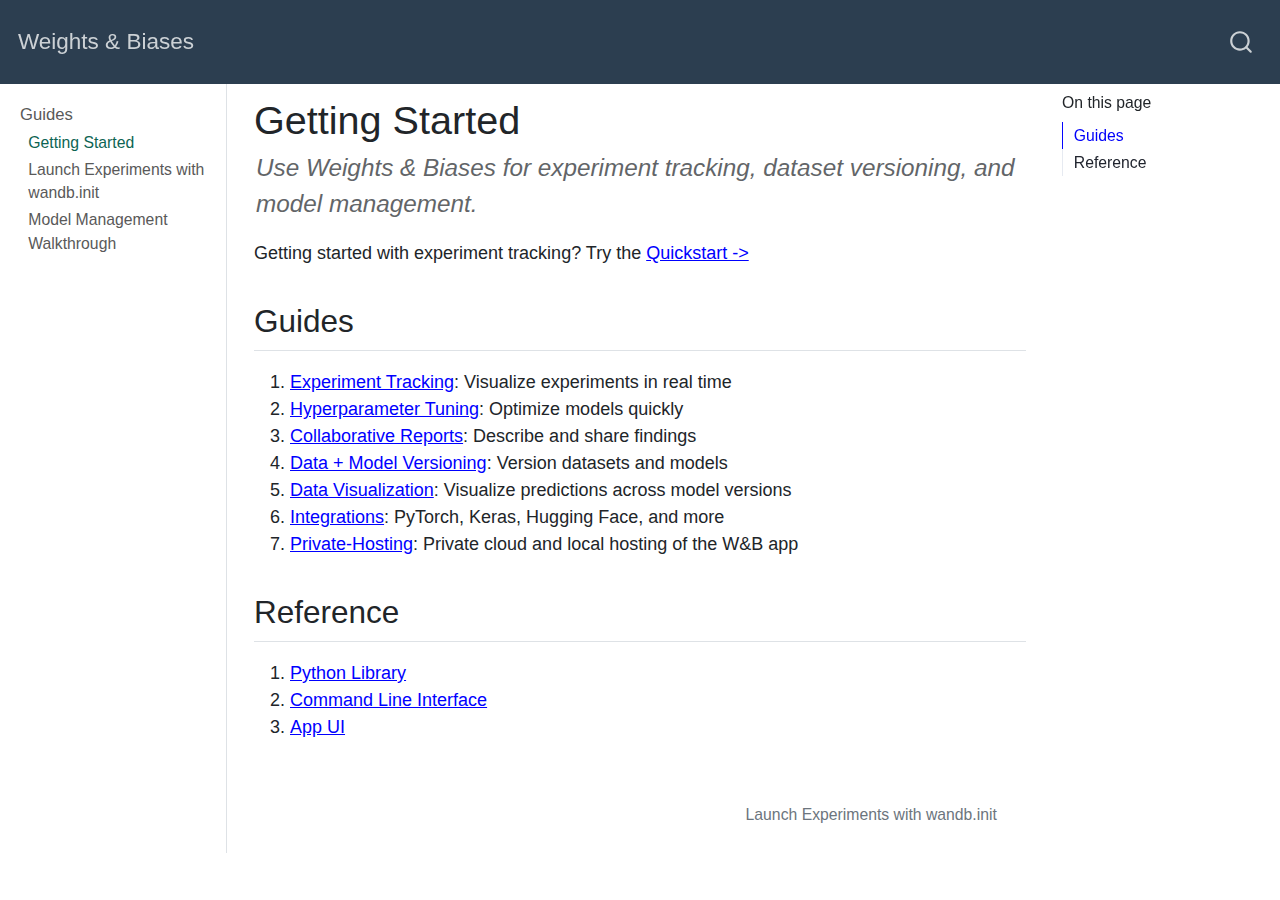
<file: index.html>
<html xmlns="http://www.w3.org/1999/xhtml">    
  <head>      
    <title>Redirect to intro.html</title>      
    <meta http-equiv="refresh" content="0;URL='intro.html'" />    
  </head>    
  <body> 
  </body>  
</html>
</file>
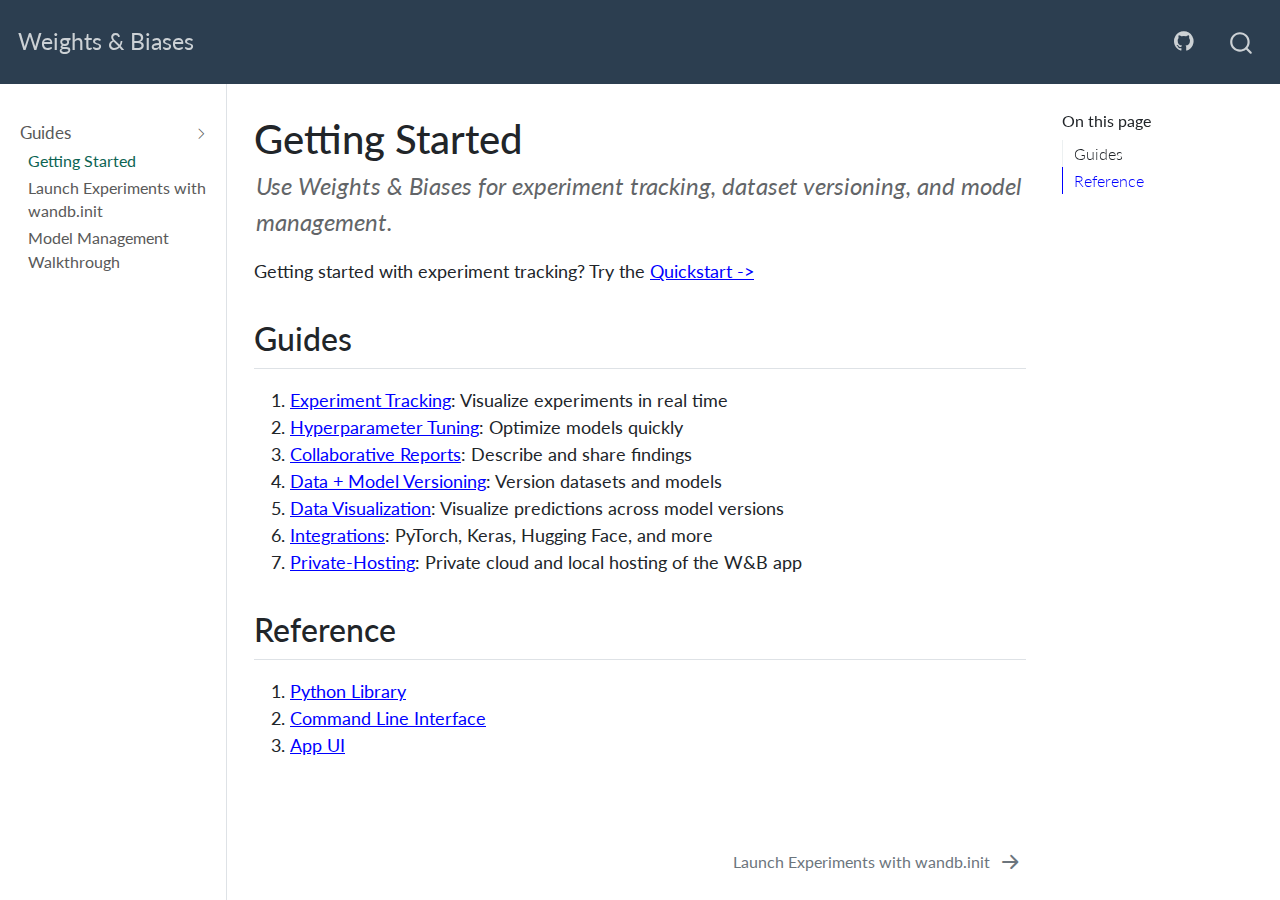
<file: intro.html>
<!DOCTYPE html>
<html xmlns="http://www.w3.org/1999/xhtml" lang="en" xml:lang="en"><head>

<meta charset="utf-8">
<meta name="generator" content="quarto-1.0.38">

<meta name="viewport" content="width=device-width, initial-scale=1.0, user-scalable=yes">

<meta name="description" content="Use Weights &amp; Biases for experiment tracking, dataset versioning, and model management.">

<title>Weights &amp; Biases - Getting Started</title>
<style>
code{white-space: pre-wrap;}
span.smallcaps{font-variant: small-caps;}
span.underline{text-decoration: underline;}
div.column{display: inline-block; vertical-align: top; width: 50%;}
div.hanging-indent{margin-left: 1.5em; text-indent: -1.5em;}
ul.task-list{list-style: none;}
</style>


<script src="site_libs/quarto-nav/quarto-nav.js"></script>
<script src="site_libs/quarto-nav/headroom.min.js"></script>
<script src="site_libs/clipboard/clipboard.min.js"></script>
<script src="site_libs/quarto-search/autocomplete.umd.js"></script>
<script src="site_libs/quarto-search/fuse.min.js"></script>
<script src="site_libs/quarto-search/quarto-search.js"></script>
<meta name="quarto:offset" content="./">
<link href="./init.html" rel="next">
<script src="site_libs/quarto-html/quarto.js"></script>
<script src="site_libs/quarto-html/popper.min.js"></script>
<script src="site_libs/quarto-html/tippy.umd.min.js"></script>
<script src="site_libs/quarto-html/anchor.min.js"></script>
<link href="site_libs/quarto-html/tippy.css" rel="stylesheet">
<link href="site_libs/quarto-html/quarto-syntax-highlighting.css" rel="stylesheet" id="quarto-text-highlighting-styles">
<script src="site_libs/bootstrap/bootstrap.min.js"></script>
<link href="site_libs/bootstrap/bootstrap-icons.css" rel="stylesheet">
<link href="site_libs/bootstrap/bootstrap.min.css" rel="stylesheet" id="quarto-bootstrap" data-mode="light">
<script id="quarto-search-options" type="application/json">{
  "location": "navbar",
  "copy-button": false,
  "collapse-after": 3,
  "panel-placement": "end",
  "type": "overlay",
  "limit": 20,
  "language": {
    "search-no-results-text": "No results",
    "search-matching-documents-text": "matching documents",
    "search-copy-link-title": "Copy link to search",
    "search-hide-matches-text": "Hide additional matches",
    "search-more-match-text": "more match in this document",
    "search-more-matches-text": "more matches in this document",
    "search-clear-button-title": "Clear",
    "search-detached-cancel-button-title": "Cancel",
    "search-submit-button-title": "Submit"
  }
}</script>


<link rel="stylesheet" href="styles.css">
<meta property="og:title" content="Weights &amp; Biases - Getting Started">
<meta property="og:description" content="Use Weights &amp; Biases for experiment tracking, dataset versioning, and model management.">
<meta property="og:image" content="https://github.com/fastai/wandb-nbdev/wandb.png">
<meta property="og:site-name" content="Weights &amp; Biases">
<meta property="og:image:height" content="200">
<meta property="og:image:width" content="200">
<meta name="twitter:title" content="Weights &amp; Biases - Getting Started">
<meta name="twitter:description" content="Use Weights &amp; Biases for experiment tracking, dataset versioning, and model management.">
<meta name="twitter:image" content="https://github.com/fastai/wandb-nbdev/wandb.png">
<meta name="twitter:image-height" content="200">
<meta name="twitter:image-width" content="200">
<meta name="twitter:card" content="summary_large_image">
</head>

<body class="nav-sidebar docked nav-fixed">

<div id="quarto-search-results"></div>
  <header id="quarto-header" class="headroom fixed-top">
    <nav class="navbar navbar-expand-lg navbar-dark ">
      <div class="navbar-container container-fluid">
      <a class="navbar-brand" href="./index.html">
    <span class="navbar-title">Weights &amp; Biases</span>
  </a>
          <button class="navbar-toggler" type="button" data-bs-toggle="collapse" data-bs-target="#navbarCollapse" aria-controls="navbarCollapse" aria-expanded="false" aria-label="Toggle navigation" onclick="if (window.quartoToggleHeadroom) { window.quartoToggleHeadroom(); }">
  <span class="navbar-toggler-icon"></span>
</button>
          <div class="collapse navbar-collapse" id="navbarCollapse">
            <ul class="navbar-nav navbar-nav-scroll ms-auto">
  <li class="nav-item compact">
    <a class="nav-link" href="https://github.com/fastai/wandb-nbdev"><i class="bi bi-github" role="img">
</i> 
 </a>
  </li>  
</ul>
              <div id="quarto-search" class="" title="Search"></div>
          </div> <!-- /navcollapse -->
      </div> <!-- /container-fluid -->
    </nav>
  <nav class="quarto-secondary-nav" data-bs-toggle="collapse" data-bs-target="#quarto-sidebar" aria-controls="quarto-sidebar" aria-expanded="false" aria-label="Toggle sidebar navigation" onclick="if (window.quartoToggleHeadroom) { window.quartoToggleHeadroom(); }">
    <div class="container-fluid d-flex justify-content-between">
      <h1 class="quarto-secondary-nav-title">Getting Started</h1>
      <button type="button" class="quarto-btn-toggle btn" aria-label="Show secondary navigation">
        <i class="bi bi-chevron-right"></i>
      </button>
    </div>
  </nav>
</header>
<!-- content -->
<div id="quarto-content" class="quarto-container page-columns page-rows-contents page-layout-article page-navbar">
<!-- sidebar -->
  <nav id="quarto-sidebar" class="sidebar collapse sidebar-navigation docked overflow-auto">
    <div class="sidebar-menu-container"> 
    <ul class="list-unstyled mt-1">
        <li class="sidebar-item sidebar-item-section">
      <div class="sidebar-item-container"> 
            <a class="sidebar-item-text sidebar-link text-start" data-bs-toggle="collapse" data-bs-target="#quarto-sidebar-section-1" aria-expanded="true">Guides</a>
          <a class="sidebar-item-toggle text-start" data-bs-toggle="collapse" data-bs-target="#quarto-sidebar-section-1" aria-expanded="true">
            <i class="bi bi-chevron-right ms-2"></i>
          </a> 
      </div>
      <ul id="quarto-sidebar-section-1" class="collapse list-unstyled sidebar-section depth1 show">  
          <li class="sidebar-item">
  <div class="sidebar-item-container"> 
  <a href="./intro.html" class="sidebar-item-text sidebar-link active">Getting Started</a>
  </div>
</li>
          <li class="sidebar-item">
  <div class="sidebar-item-container"> 
  <a href="./init.html" class="sidebar-item-text sidebar-link">Launch Experiments with wandb.init</a>
  </div>
</li>
          <li class="sidebar-item">
  <div class="sidebar-item-container"> 
  <a href="./walkthrough.html" class="sidebar-item-text sidebar-link">Model Management Walkthrough</a>
  </div>
</li>
      </ul>
  </li>
    </ul>
    </div>
</nav>
<!-- margin-sidebar -->
    <div id="quarto-margin-sidebar" class="sidebar margin-sidebar">
        <nav id="TOC" role="doc-toc">
    <h2 id="toc-title">On this page</h2>
   
  <ul>
  <li><a href="#guides" id="toc-guides" class="nav-link active" data-scroll-target="#guides">Guides</a></li>
  <li><a href="#reference" id="toc-reference" class="nav-link" data-scroll-target="#reference">Reference</a></li>
  </ul>
</nav>
    </div>
<!-- main -->
<main class="content" id="quarto-document-content">

<header id="title-block-header" class="quarto-title-block default">
<div class="quarto-title">
<h1 class="title d-none d-lg-block">Getting Started</h1>
</div>

<div>
  <div class="description">
    Use Weights &amp; Biases for experiment tracking, dataset versioning, and model management.
  </div>
</div>


<div class="quarto-title-meta">

    
    
  </div>
  

</header>

<p>Getting started with experiment tracking? Try the <a href="https://docs.wandb.ai/quickstart">​Quickstart​ -&gt;</a></p>
<section id="guides" class="level2">
<h2 class="anchored" data-anchor-id="guides">Guides</h2>
<ol type="1">
<li><a href="https://docs.wandb.ai/guides/track">Experiment Tracking</a>​: Visualize experiments in real time</li>
<li><a href="https://docs.wandb.ai/guides/sweeps">Hyperparameter Tuning</a>​: Optimize models quickly</li>
<li><a href="https://docs.wandb.ai/guides/reports">Collaborative Reports</a>​: Describe and share findings</li>
<li><a href="https://docs.wandb.ai/guides/artifacts">Data + Model Versioning</a>​: Version datasets and models</li>
<li><a href="https://docs.wandb.ai/guides/data-vis">Data Visualization</a>​: Visualize predictions across model versions</li>
<li><a href="https://docs.wandb.ai/guides/integrations">Integrations</a>: PyTorch, Keras, Hugging Face, and more</li>
<li><a href="https://docs.wandb.ai/guides/self-hosted">Private-Hosting</a>​: Private cloud and local hosting of the W&amp;B app</li>
</ol>
</section>
<section id="reference" class="level2">
<h2 class="anchored" data-anchor-id="reference">Reference</h2>
<ol type="1">
<li><a href="https://docs.wandb.ai/ref/python">Python Library</a></li>
<li><a href="https://docs.wandb.ai/ref/cli">Command Line Interface</a></li>
<li><a href="https://docs.wandb.ai/ref/app">App UI</a> ​​</li>
</ol>


</section>

</main> <!-- /main -->
<script id="quarto-html-after-body" type="application/javascript">
window.document.addEventListener("DOMContentLoaded", function (event) {
  const toggleBodyColorMode = (bsSheetEl) => {
    const mode = bsSheetEl.getAttribute("data-mode");
    const bodyEl = window.document.querySelector("body");
    if (mode === "dark") {
      bodyEl.classList.add("quarto-dark");
      bodyEl.classList.remove("quarto-light");
    } else {
      bodyEl.classList.add("quarto-light");
      bodyEl.classList.remove("quarto-dark");
    }
  }
  const toggleBodyColorPrimary = () => {
    const bsSheetEl = window.document.querySelector("link#quarto-bootstrap");
    if (bsSheetEl) {
      toggleBodyColorMode(bsSheetEl);
    }
  }
  toggleBodyColorPrimary();  
  const icon = "";
  const anchorJS = new window.AnchorJS();
  anchorJS.options = {
    placement: 'right',
    icon: icon
  };
  anchorJS.add('.anchored');
  const clipboard = new window.ClipboardJS('.code-copy-button', {
    target: function(trigger) {
      return trigger.previousElementSibling;
    }
  });
  clipboard.on('success', function(e) {
    // button target
    const button = e.trigger;
    // don't keep focus
    button.blur();
    // flash "checked"
    button.classList.add('code-copy-button-checked');
    var currentTitle = button.getAttribute("title");
    button.setAttribute("title", "Copied!");
    setTimeout(function() {
      button.setAttribute("title", currentTitle);
      button.classList.remove('code-copy-button-checked');
    }, 1000);
    // clear code selection
    e.clearSelection();
  });
  function tippyHover(el, contentFn) {
    const config = {
      allowHTML: true,
      content: contentFn,
      maxWidth: 500,
      delay: 100,
      arrow: false,
      appendTo: function(el) {
          return el.parentElement;
      },
      interactive: true,
      interactiveBorder: 10,
      theme: 'quarto',
      placement: 'bottom-start'
    };
    window.tippy(el, config); 
  }
  const noterefs = window.document.querySelectorAll('a[role="doc-noteref"]');
  for (var i=0; i<noterefs.length; i++) {
    const ref = noterefs[i];
    tippyHover(ref, function() {
      let href = ref.getAttribute('href');
      try { href = new URL(href).hash; } catch {}
      const id = href.replace(/^#\/?/, "");
      const note = window.document.getElementById(id);
      return note.innerHTML;
    });
  }
  var bibliorefs = window.document.querySelectorAll('a[role="doc-biblioref"]');
  for (var i=0; i<bibliorefs.length; i++) {
    const ref = bibliorefs[i];
    const cites = ref.parentNode.getAttribute('data-cites').split(' ');
    tippyHover(ref, function() {
      var popup = window.document.createElement('div');
      cites.forEach(function(cite) {
        var citeDiv = window.document.createElement('div');
        citeDiv.classList.add('hanging-indent');
        citeDiv.classList.add('csl-entry');
        var biblioDiv = window.document.getElementById('ref-' + cite);
        if (biblioDiv) {
          citeDiv.innerHTML = biblioDiv.innerHTML;
        }
        popup.appendChild(citeDiv);
      });
      return popup.innerHTML;
    });
  }
});
</script>
<nav class="page-navigation">
  <div class="nav-page nav-page-previous">
  </div>
  <div class="nav-page nav-page-next">
      <a href="./init.html" class="pagination-link">
        <span class="nav-page-text">Launch Experiments with wandb.init</span> <i class="bi bi-arrow-right-short"></i>
      </a>
  </div>
</nav>
</div> <!-- /content -->



</body></html>
</file>
<file: site_libs/quarto-html/tippy.css>
.tippy-box[data-animation=fade][data-state=hidden]{opacity:0}[data-tippy-root]{max-width:calc(100vw - 10px)}.tippy-box{position:relative;background-color:#333;color:#fff;border-radius:4px;font-size:14px;line-height:1.4;white-space:normal;outline:0;transition-property:transform,visibility,opacity}.tippy-box[data-placement^=top]>.tippy-arrow{bottom:0}.tippy-box[data-placement^=top]>.tippy-arrow:before{bottom:-7px;left:0;border-width:8px 8px 0;border-top-color:initial;transform-origin:center top}.tippy-box[data-placement^=bottom]>.tippy-arrow{top:0}.tippy-box[data-placement^=bottom]>.tippy-arrow:before{top:-7px;left:0;border-width:0 8px 8px;border-bottom-color:initial;transform-origin:center bottom}.tippy-box[data-placement^=left]>.tippy-arrow{right:0}.tippy-box[data-placement^=left]>.tippy-arrow:before{border-width:8px 0 8px 8px;border-left-color:initial;right:-7px;transform-origin:center left}.tippy-box[data-placement^=right]>.tippy-arrow{left:0}.tippy-box[data-placement^=right]>.tippy-arrow:before{left:-7px;border-width:8px 8px 8px 0;border-right-color:initial;transform-origin:center right}.tippy-box[data-inertia][data-state=visible]{transition-timing-function:cubic-bezier(.54,1.5,.38,1.11)}.tippy-arrow{width:16px;height:16px;color:#333}.tippy-arrow:before{content:"";position:absolute;border-color:transparent;border-style:solid}.tippy-content{position:relative;padding:5px 9px;z-index:1}
</file>
<file: site_libs/quarto-html/quarto-syntax-highlighting.css>
/* quarto syntax highlight colors */
:root {
  --quarto-hl-ot-color: #003B4F;
  --quarto-hl-at-color: #657422;
  --quarto-hl-ss-color: #20794D;
  --quarto-hl-an-color: #5E5E5E;
  --quarto-hl-fu-color: #4758AB;
  --quarto-hl-st-color: #20794D;
  --quarto-hl-cf-color: #003B4F;
  --quarto-hl-op-color: #5E5E5E;
  --quarto-hl-er-color: #AD0000;
  --quarto-hl-bn-color: #AD0000;
  --quarto-hl-al-color: #AD0000;
  --quarto-hl-va-color: #111111;
  --quarto-hl-bu-color: inherit;
  --quarto-hl-ex-color: inherit;
  --quarto-hl-pp-color: #AD0000;
  --quarto-hl-in-color: #5E5E5E;
  --quarto-hl-vs-color: #20794D;
  --quarto-hl-wa-color: #5E5E5E;
  --quarto-hl-do-color: #5E5E5E;
  --quarto-hl-im-color: #00769E;
  --quarto-hl-ch-color: #20794D;
  --quarto-hl-dt-color: #AD0000;
  --quarto-hl-fl-color: #AD0000;
  --quarto-hl-co-color: #5E5E5E;
  --quarto-hl-cv-color: #5E5E5E;
  --quarto-hl-cn-color: #8f5902;
  --quarto-hl-sc-color: #5E5E5E;
  --quarto-hl-dv-color: #AD0000;
  --quarto-hl-kw-color: #003B4F;
}

/* other quarto variables */
:root {
  --quarto-font-monospace: SFMono-Regular, Menlo, Monaco, Consolas, "Liberation Mono", "Courier New", monospace;
}

pre > code.sourceCode > span {
  color: #003B4F;
}

code span {
  color: #003B4F;
}

code.sourceCode > span {
  color: #003B4F;
}

div.sourceCode,
div.sourceCode pre.sourceCode {
  color: #003B4F;
}

code span.ot {
  color: #003B4F;
}

code span.at {
  color: #657422;
}

code span.ss {
  color: #20794D;
}

code span.an {
  color: #5E5E5E;
}

code span.fu {
  color: #4758AB;
}

code span.st {
  color: #20794D;
}

code span.cf {
  color: #003B4F;
}

code span.op {
  color: #5E5E5E;
}

code span.er {
  color: #AD0000;
}

code span.bn {
  color: #AD0000;
}

code span.al {
  color: #AD0000;
}

code span.va {
  color: #111111;
}

code span.pp {
  color: #AD0000;
}

code span.in {
  color: #5E5E5E;
}

code span.vs {
  color: #20794D;
}

code span.wa {
  color: #5E5E5E;
  font-style: italic;
}

code span.do {
  color: #5E5E5E;
  font-style: italic;
}

code span.im {
  color: #00769E;
}

code span.ch {
  color: #20794D;
}

code span.dt {
  color: #AD0000;
}

code span.fl {
  color: #AD0000;
}

code span.co {
  color: #5E5E5E;
}

code span.cv {
  color: #5E5E5E;
  font-style: italic;
}

code span.cn {
  color: #8f5902;
}

code span.sc {
  color: #5E5E5E;
}

code span.dv {
  color: #AD0000;
}

code span.kw {
  color: #003B4F;
}

.prevent-inlining {
  content: "</";
}

/*# sourceMappingURL=debc5d5d77c3f9108843748ff7464032.css.map */
</file>
<file: styles.css>
.cell {
  margin-bottom: 1rem;
}

.cell > .sourceCode {
  margin-bottom: 0;
}

.cell-output > pre {
  margin-bottom: 0;
}

.cell-output > pre, .cell-output > .sourceCode > pre, .cell-output-stdout > pre {
  margin-left: 0.8rem;
  margin-top: 0;
  background: none;
  border-left: 2px solid lightsalmon;
  border-top-left-radius: 0;
  border-top-right-radius: 0;
}

.cell-output > .sourceCode {
  border: none;
}

.cell-output > .sourceCode {
  background: none;
  margin-top: 0;
}

div.description {
  padding-left: 2px;
  padding-top: 5px;
  font-style: italic;
  font-size: 135%;
  opacity: 70%;
}
</file>
